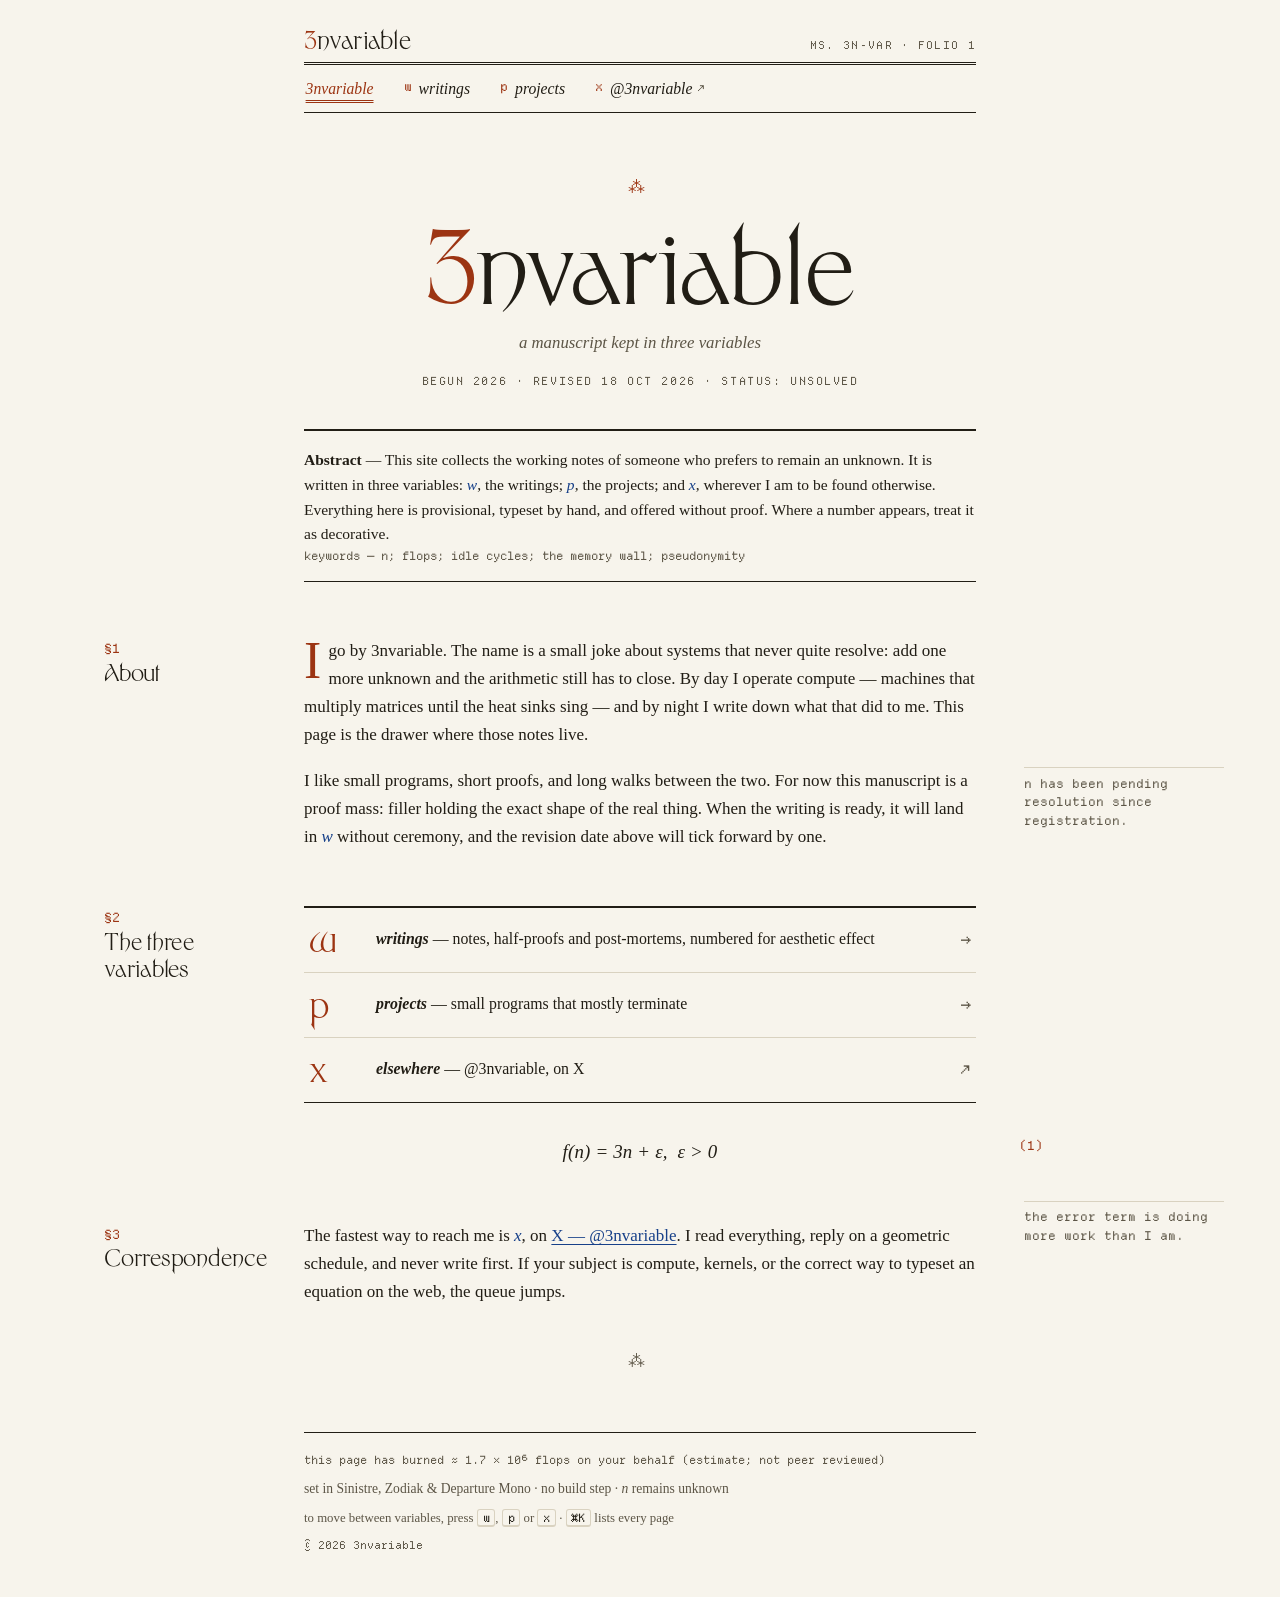
<file: index.html>
<!doctype html>
<html lang="en">
<head>
  <meta charset="utf-8">
  <meta name="viewport" content="width=device-width, initial-scale=1, viewport-fit=cover">
  <meta name="theme-color" content="#f7f4ec">
  <meta name="description" content="3nvariable — working notes of an anonymous operator of compute. A manuscript kept in three variables: writings, projects, and elsewhere.">
  <title>3nvariable — a manuscript in three variables</title>
  <link rel="icon" href="/assets/favicon.svg" type="image/svg+xml">
  <link rel="preload" href="/assets/fonts/Sinistre-Regular.woff2" as="font" type="font/woff2" crossorigin>
  <link rel="preload" href="/assets/fonts/DepartureMono-Regular.woff2" as="font" type="font/woff2" crossorigin>
  <link rel="preconnect" href="https://api.fontshare.com">
  <link rel="preconnect" href="https://cdn.fontshare.com" crossorigin>
  <link rel="stylesheet" href="https://api.fontshare.com/v2/css?f[]=zodiak@1,2&amp;display=swap">
  <link rel="stylesheet" href="/assets/style.css">
</head>
<body>
  <a class="skip" href="#content">skip the front matter →</a>

  <header class="masthead">
    <div class="masthead-top">
      <a class="brand" href="/"><span class="three">3</span>nvariable</a>
      <p class="running">ms. 3n-var · folio 1</p>
    </div>
    <nav class="nav" aria-label="Site">
      <a href="/" aria-current="page">3nvariable</a>
      <a href="/writings/"><span class="v">w</span> writings</a>
      <a href="/projects/"><span class="v">p</span> projects</a>
      <a href="https://x.com/3nvariable" target="_blank" rel="noopener noreferrer"><span class="v">x</span> @3nvariable<span class="ext" aria-hidden="true">↗</span><span class="sr-only"> (opens in a new tab)</span></a>
    </nav>
  </header>

  <main class="page" id="content">

    <div class="titleblock">
      <p class="fleuron" aria-hidden="true">⁂</p>
      <h1 class="tb-title"><span class="three">3</span>nvariable</h1>
      <p class="tb-sub">a manuscript kept in three variables</p>
      <p class="tb-date">begun 2026 · revised 18 oct 2026<span class="tb-status">status: unsolved</span></p>
    </div>

    <section class="abstract" aria-label="Abstract">
      <p><b>Abstract</b> — This site collects the working notes of someone who prefers to remain an unknown. It is written in three variables: <i>w</i>, the writings; <i>p</i>, the projects; and <i>x</i>, wherever I am to be found otherwise. Everything here is provisional, typeset by hand, and offered without proof. Where a number appears, treat it as decorative.</p>
      <p class="keywords">keywords — n; flops; idle cycles; the memory wall; pseudonymity</p>
    </section>

    <section>
      <h2 class="section"><span class="sig">§1</span>About</h2>
      <div class="prose">
        <p class="dropcap">I go by 3nvariable. The name is a small joke about systems that never quite resolve: add one more unknown and the arithmetic still has to close. By day I operate compute — machines that multiply matrices until the heat sinks sing — and by night I write down what that did to me. This page is the drawer where those notes live.</p>
        <aside class="note">n has been pending resolution since registration.</aside>
        <p>I like small programs, short proofs, and long walks between the two. For now this manuscript is a proof mass: filler holding the exact shape of the real thing. When the writing is ready, it will land in <i>w</i> without ceremony, and the revision date above will tick forward by one.</p>
      </div>
    </section>

    <section>
      <h2 class="section"><span class="sig">§2</span>The three variables</h2>
      <nav class="vars" aria-label="Sections of this site">
        <a class="var" href="/writings/">
          <span class="glyph" aria-hidden="true">w</span>
          <span class="def"><b>writings</b> — notes, half-proofs and post-mortems, numbered for aesthetic effect</span>
          <span class="go" aria-hidden="true">→</span>
        </a>
        <a class="var" href="/projects/">
          <span class="glyph" aria-hidden="true">p</span>
          <span class="def"><b>projects</b> — small programs that mostly terminate</span>
          <span class="go" aria-hidden="true">→</span>
        </a>
        <a class="var" href="https://x.com/3nvariable" target="_blank" rel="noopener noreferrer">
          <span class="glyph" aria-hidden="true">x</span>
          <span class="def"><b>elsewhere</b> — @3nvariable, on X<span class="sr-only"> (opens in a new tab)</span></span>
          <span class="go" aria-hidden="true">↗</span>
        </a>
      </nav>
      <div class="eq">
        <span class="math">f(n) = 3n + ε,&nbsp; ε &gt; 0</span>
        <span class="tag">(1)</span>
      </div>
      <aside class="note">the error term is doing more work than I am.</aside>
    </section>

    <section>
      <h2 class="section"><span class="sig">§3</span>Correspondence</h2>
      <div class="prose">
        <p>The fastest way to reach me is <i>x</i>, on <a href="https://x.com/3nvariable" target="_blank" rel="noopener noreferrer">X — @3nvariable<span class="sr-only"> (opens in a new tab)</span></a>. I read everything, reply on a geometric schedule, and never write first. If your subject is compute, kernels, or the correct way to typeset an equation on the web, the queue jumps.</p>
      </div>
      <p class="asterism" aria-hidden="true" style="margin-bottom: 0;">⁂</p>
    </section>

  </main>

  <footer class="colophon">
    <p class="flops" id="flops">this page has burned ≈ 0 flops on your behalf</p>
    <p>set in Sinistre, Zodiak &amp; Departure Mono · no build step · <i>n</i> remains unknown</p>
    <p class="keys">to move between variables, press <kbd>w</kbd>, <kbd>p</kbd> or <kbd>x</kbd> · <kbd>⌘K</kbd> lists every page</p>
    <p class="tiny">© 2026 3nvariable</p>
  </footer>

  <script src="/assets/main.js" defer></script>
</body>
</html>
</file>
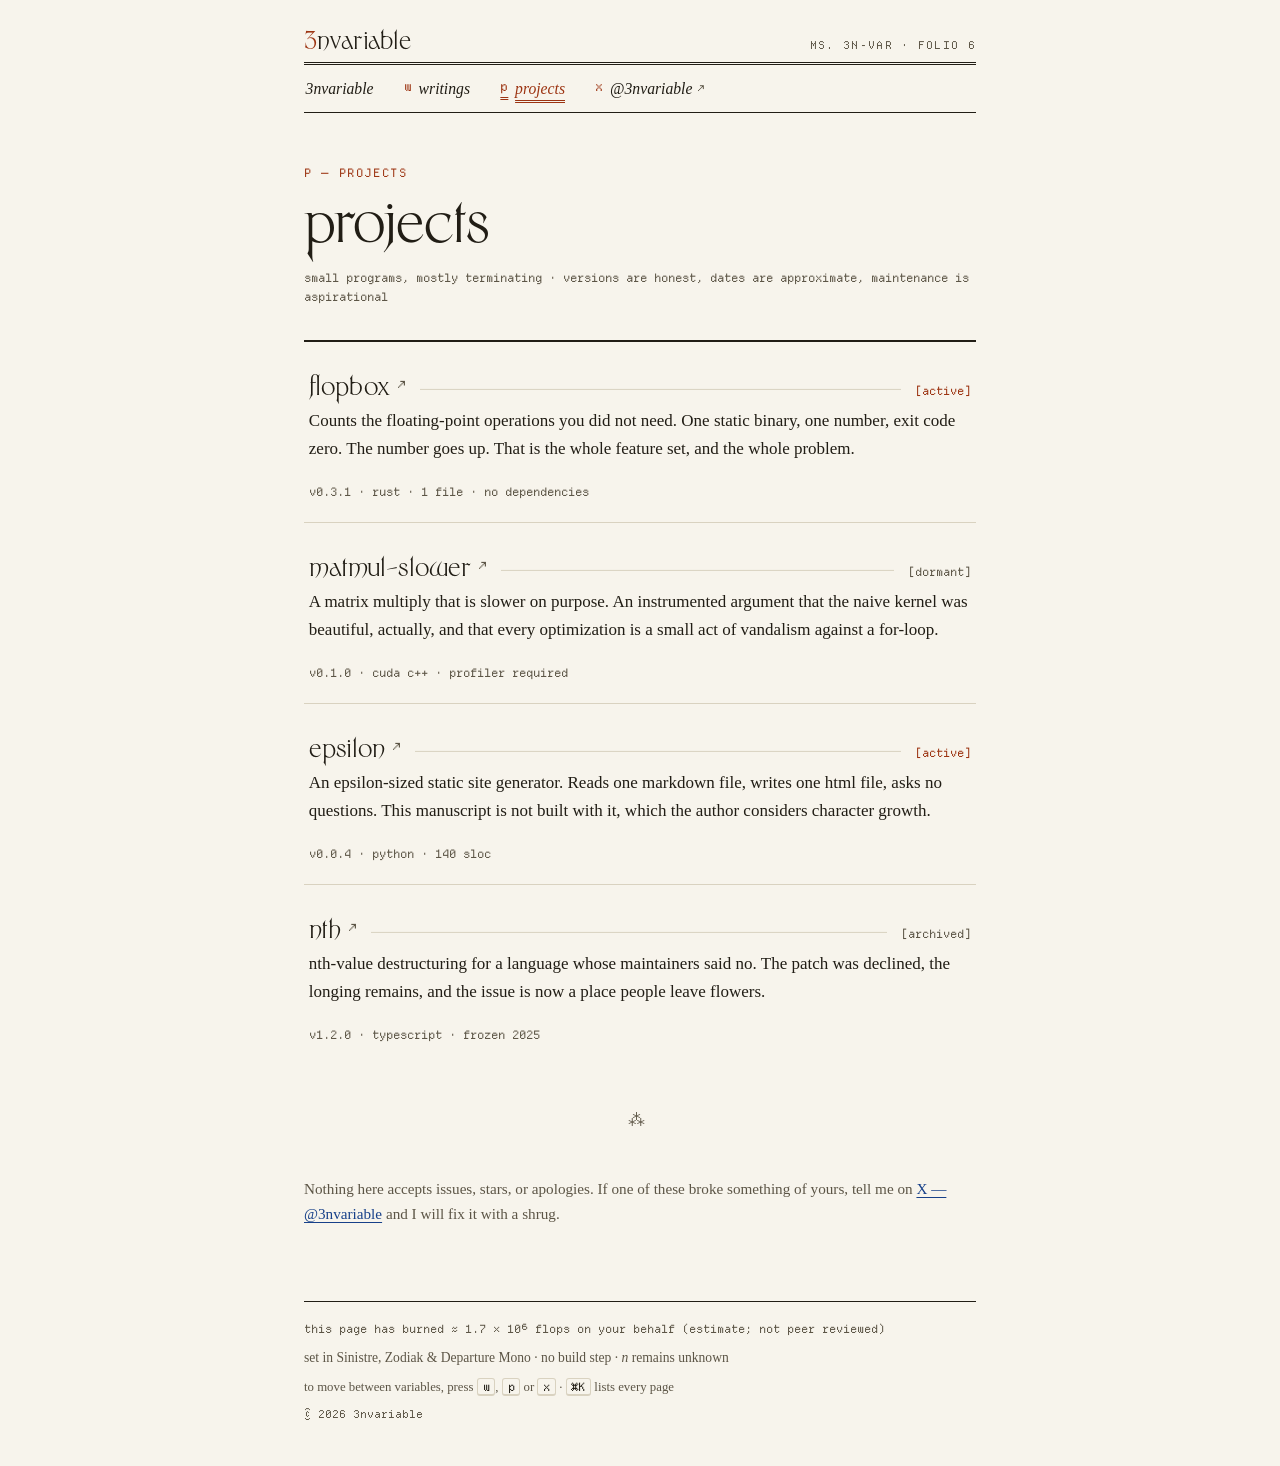
<file: projects/index.html>
<!doctype html>
<html lang="en">
<head>
  <meta charset="utf-8">
  <meta name="viewport" content="width=device-width, initial-scale=1, viewport-fit=cover">
  <meta name="theme-color" content="#f7f4ec">
  <meta name="description" content="Projects by 3nvariable — small programs that mostly terminate.">
  <title>projects — 3nvariable</title>
  <link rel="icon" href="/assets/favicon.svg" type="image/svg+xml">
  <link rel="preload" href="/assets/fonts/Sinistre-Regular.woff2" as="font" type="font/woff2" crossorigin>
  <link rel="preload" href="/assets/fonts/DepartureMono-Regular.woff2" as="font" type="font/woff2" crossorigin>
  <link rel="preconnect" href="https://api.fontshare.com">
  <link rel="preconnect" href="https://cdn.fontshare.com" crossorigin>
  <link rel="stylesheet" href="https://api.fontshare.com/v2/css?f[]=zodiak@1,2&amp;display=swap">
  <link rel="stylesheet" href="/assets/style.css">
</head>
<body>
  <a class="skip" href="#content">skip the front matter →</a>

  <header class="masthead">
    <div class="masthead-top">
      <a class="brand" href="/"><span class="three">3</span>nvariable</a>
      <p class="running">ms. 3n-var · folio 6</p>
    </div>
    <nav class="nav" aria-label="Site">
      <a href="/">3nvariable</a>
      <a href="/writings/"><span class="v">w</span> writings</a>
      <a href="/projects/" aria-current="page"><span class="v">p</span> projects</a>
      <a href="https://x.com/3nvariable" target="_blank" rel="noopener noreferrer"><span class="v">x</span> @3nvariable<span class="ext" aria-hidden="true">↗</span><span class="sr-only"> (opens in a new tab)</span></a>
    </nav>
  </header>

  <main class="page" id="content">

    <div class="art-head">
      <p class="kicker">p — projects</p>
      <h1 class="art-title">projects</h1>
      <p class="dateline">small programs, mostly terminating · versions are honest, dates are approximate, maintenance is aspirational</p>
    </div>

    <article class="proj">
      <header>
        <h3><a href="https://x.com/3nvariable" target="_blank" rel="noopener noreferrer">flopbox<span class="ext" aria-hidden="true"> ↗</span><span class="sr-only"> (opens in a new tab)</span></a></h3>
        <span class="status live">active</span>
      </header>
      <div class="prose"><p>Counts the floating-point operations you did not need. One static binary, one number, exit code zero. The number goes up. That is the whole feature set, and the whole problem.</p></div>
      <p class="meta">v0.3.1 · rust · 1 file · no dependencies</p>
    </article>

    <article class="proj">
      <header>
        <h3><a href="https://x.com/3nvariable" target="_blank" rel="noopener noreferrer">matmul-slower<span class="ext" aria-hidden="true"> ↗</span><span class="sr-only"> (opens in a new tab)</span></a></h3>
        <span class="status dormant">dormant</span>
      </header>
      <div class="prose"><p>A matrix multiply that is slower on purpose. An instrumented argument that the naive kernel was beautiful, actually, and that every optimization is a small act of vandalism against a for-loop.</p></div>
      <p class="meta">v0.1.0 · cuda c++ · profiler required</p>
    </article>

    <article class="proj">
      <header>
        <h3><a href="https://x.com/3nvariable" target="_blank" rel="noopener noreferrer">epsilon<span class="ext" aria-hidden="true"> ↗</span><span class="sr-only"> (opens in a new tab)</span></a></h3>
        <span class="status live">active</span>
      </header>
      <div class="prose"><p>An epsilon-sized static site generator. Reads one markdown file, writes one html file, asks no questions. This manuscript is not built with it, which the author considers character growth.</p></div>
      <p class="meta">v0.0.4 · python · 140 sloc</p>
    </article>

    <article class="proj">
      <header>
        <h3><a href="https://x.com/3nvariable" target="_blank" rel="noopener noreferrer">nth<span class="ext" aria-hidden="true"> ↗</span><span class="sr-only"> (opens in a new tab)</span></a></h3>
        <span class="status frozen">archived</span>
      </header>
      <div class="prose"><p>nth-value destructuring for a language whose maintainers said no. The patch was declined, the longing remains, and the issue is now a place people leave flowers.</p></div>
      <p class="meta">v1.2.0 · typescript · frozen 2025</p>
    </article>

    <p class="asterism" aria-hidden="true">⁂</p>

    <div class="prose">
      <p class="postscript">Nothing here accepts issues, stars, or apologies. If one of these broke something of yours, tell me on <a href="https://x.com/3nvariable" target="_blank" rel="noopener noreferrer">X — @3nvariable<span class="sr-only"> (opens in a new tab)</span></a> and I will fix it with a shrug.</p>
    </div>

  </main>

  <footer class="colophon">
    <p class="flops" id="flops">this page has burned ≈ 0 flops on your behalf</p>
    <p>set in Sinistre, Zodiak &amp; Departure Mono · no build step · <i>n</i> remains unknown</p>
    <p class="keys">to move between variables, press <kbd>w</kbd>, <kbd>p</kbd> or <kbd>x</kbd> · <kbd>⌘K</kbd> lists every page</p>
    <p class="tiny">© 2026 3nvariable</p>
  </footer>

  <script src="/assets/main.js" defer></script>
</body>
</html>
</file>
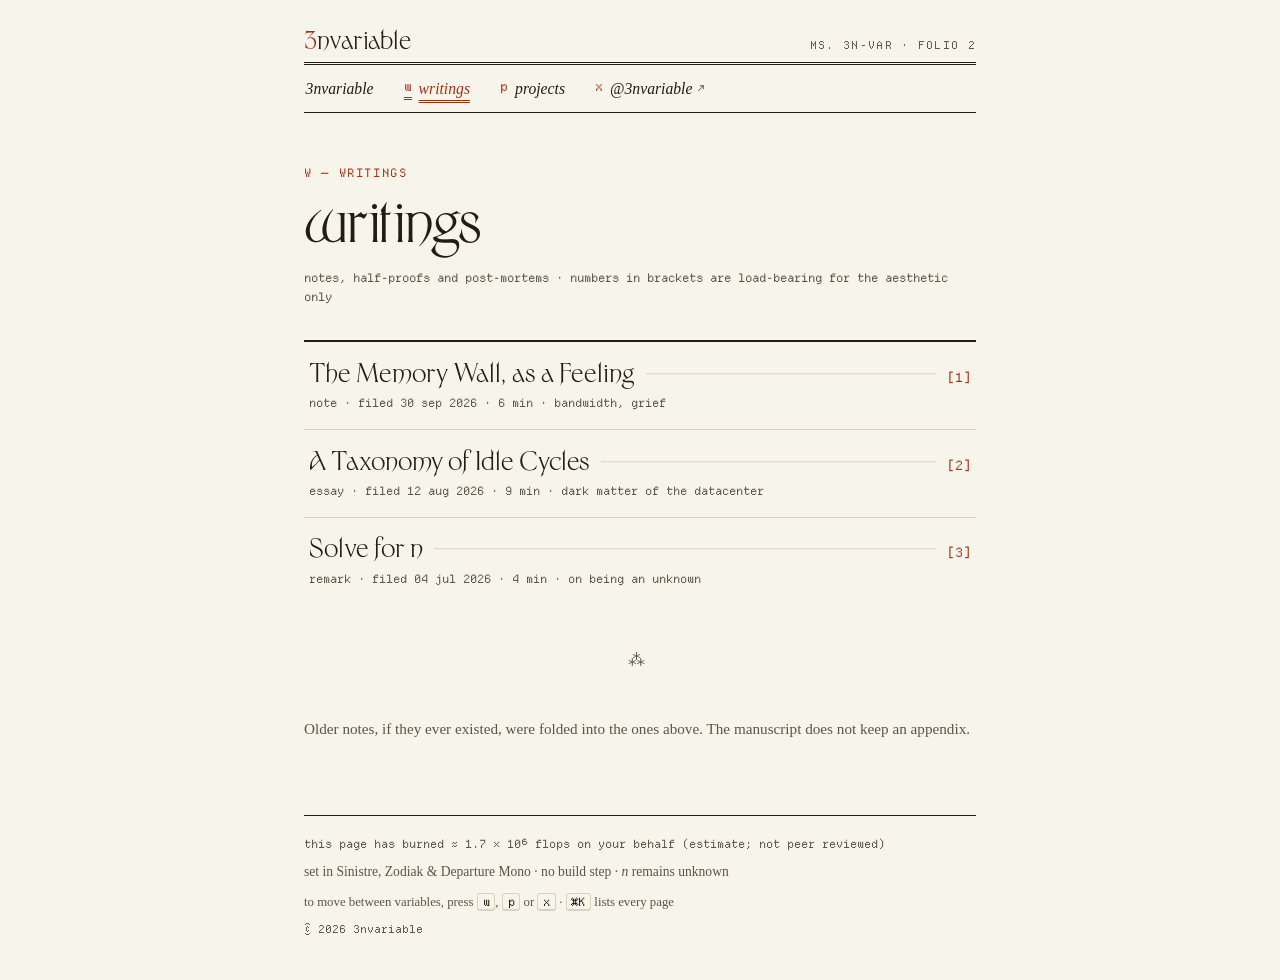
<file: writings/index.html>
<!doctype html>
<html lang="en">
<head>
  <meta charset="utf-8">
  <meta name="viewport" content="width=device-width, initial-scale=1, viewport-fit=cover">
  <meta name="theme-color" content="#f7f4ec">
  <meta name="description" content="Writings by 3nvariable — notes, half-proofs and post-mortems.">
  <title>writings — 3nvariable</title>
  <link rel="icon" href="/assets/favicon.svg" type="image/svg+xml">
  <link rel="preload" href="/assets/fonts/Sinistre-Regular.woff2" as="font" type="font/woff2" crossorigin>
  <link rel="preload" href="/assets/fonts/DepartureMono-Regular.woff2" as="font" type="font/woff2" crossorigin>
  <link rel="preconnect" href="https://api.fontshare.com">
  <link rel="preconnect" href="https://cdn.fontshare.com" crossorigin>
  <link rel="stylesheet" href="https://api.fontshare.com/v2/css?f[]=zodiak@1,2&amp;display=swap">
  <link rel="stylesheet" href="/assets/style.css">
</head>
<body>
  <a class="skip" href="#content">skip the front matter →</a>

  <header class="masthead">
    <div class="masthead-top">
      <a class="brand" href="/"><span class="three">3</span>nvariable</a>
      <p class="running">ms. 3n-var · folio 2</p>
    </div>
    <nav class="nav" aria-label="Site">
      <a href="/">3nvariable</a>
      <a href="/writings/" aria-current="page"><span class="v">w</span> writings</a>
      <a href="/projects/"><span class="v">p</span> projects</a>
      <a href="https://x.com/3nvariable" target="_blank" rel="noopener noreferrer"><span class="v">x</span> @3nvariable<span class="ext" aria-hidden="true">↗</span><span class="sr-only"> (opens in a new tab)</span></a>
    </nav>
  </header>

  <main class="page" id="content">

    <div class="art-head">
      <p class="kicker">w — writings</p>
      <h1 class="art-title">writings</h1>
      <p class="dateline">notes, half-proofs and post-mortems · numbers in brackets are load-bearing for the aesthetic only</p>
    </div>

    <ul class="index">
      <li>
        <a class="row" href="/writings/the-memory-wall-as-a-feeling/">
          <span class="idx" aria-hidden="true">[1]</span>
          <span>
            <span class="entry-title" data-n="[1]"><span class="t">The Memory Wall, as a Feeling</span><span class="lead" aria-hidden="true"></span></span>
            <span class="entry-meta">note · filed 30 sep 2026 · 6 min · bandwidth, grief</span>
          </span>
        </a>
      </li>
      <li>
        <a class="row" href="/writings/a-taxonomy-of-idle-cycles/">
          <span class="idx" aria-hidden="true">[2]</span>
          <span>
            <span class="entry-title" data-n="[2]"><span class="t">A Taxonomy of Idle Cycles</span><span class="lead" aria-hidden="true"></span></span>
            <span class="entry-meta">essay · filed 12 aug 2026 · 9 min · dark matter of the datacenter</span>
          </span>
        </a>
      </li>
      <li>
        <a class="row" href="/writings/solve-for-n/">
          <span class="idx" aria-hidden="true">[3]</span>
          <span>
            <span class="entry-title" data-n="[3]"><span class="t">Solve for n</span><span class="lead" aria-hidden="true"></span></span>
            <span class="entry-meta">remark · filed 04 jul 2026 · 4 min · on being an unknown</span>
          </span>
        </a>
      </li>
    </ul>

    <p class="asterism" aria-hidden="true">⁂</p>

    <div class="prose">
      <p class="postscript">Older notes, if they ever existed, were folded into the ones above. The manuscript does not keep an appendix.</p>
    </div>

  </main>

  <footer class="colophon">
    <p class="flops" id="flops">this page has burned ≈ 0 flops on your behalf</p>
    <p>set in Sinistre, Zodiak &amp; Departure Mono · no build step · <i>n</i> remains unknown</p>
    <p class="keys">to move between variables, press <kbd>w</kbd>, <kbd>p</kbd> or <kbd>x</kbd> · <kbd>⌘K</kbd> lists every page</p>
    <p class="tiny">© 2026 3nvariable</p>
  </footer>

  <script src="/assets/main.js" defer></script>
</body>
</html>
</file>
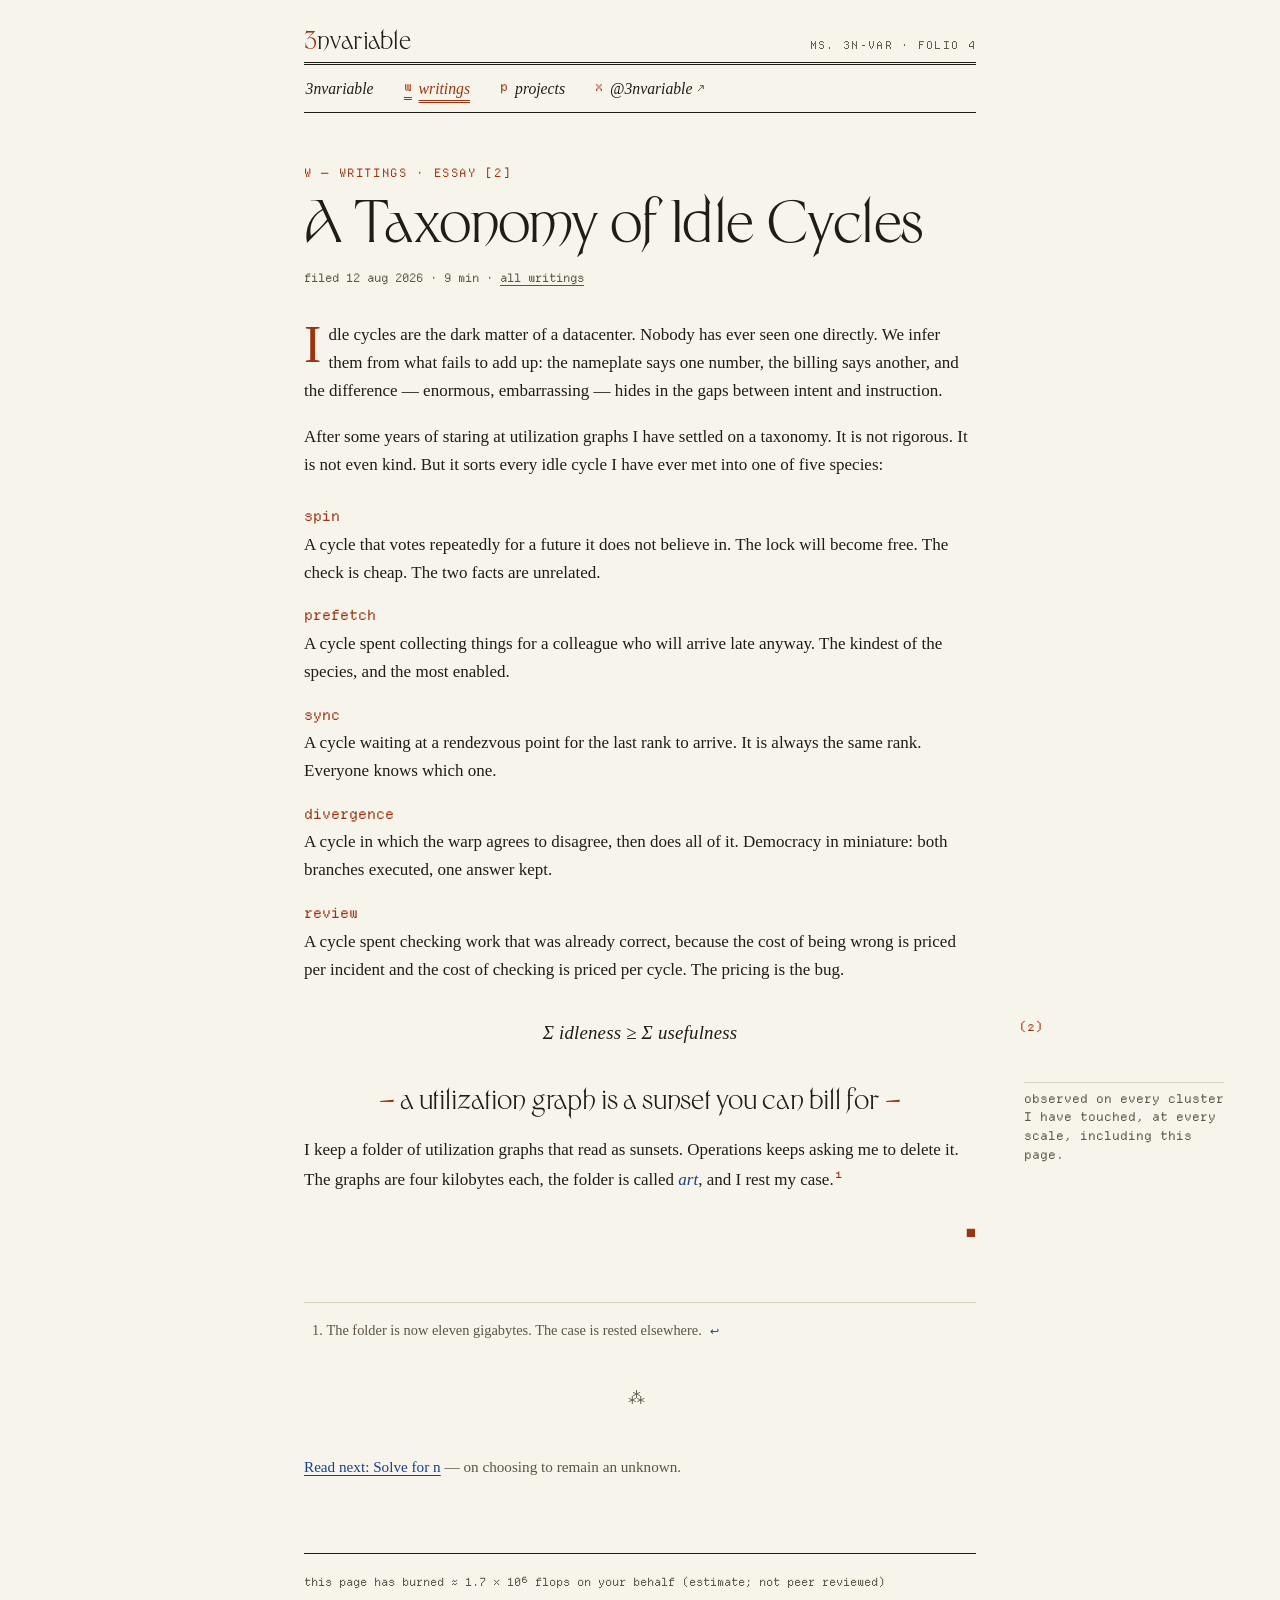
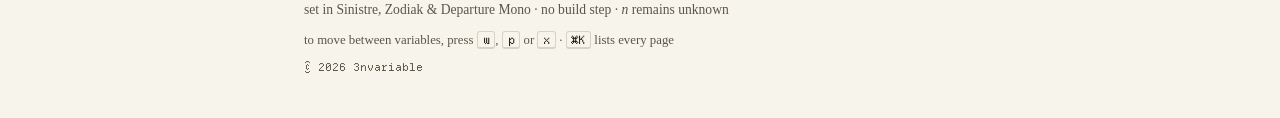
<file: writings/a-taxonomy-of-idle-cycles/index.html>
<!doctype html>
<html lang="en">
<head>
  <meta charset="utf-8">
  <meta name="viewport" content="width=device-width, initial-scale=1, viewport-fit=cover">
  <meta name="theme-color" content="#f7f4ec">
  <meta name="description" content="Idle cycles are the dark matter of a datacenter. An essay by 3nvariable.">
  <title>A Taxonomy of Idle Cycles — 3nvariable</title>
  <link rel="icon" href="/assets/favicon.svg" type="image/svg+xml">
  <link rel="preload" href="/assets/fonts/Sinistre-Regular.woff2" as="font" type="font/woff2" crossorigin>
  <link rel="preload" href="/assets/fonts/DepartureMono-Regular.woff2" as="font" type="font/woff2" crossorigin>
  <link rel="preconnect" href="https://api.fontshare.com">
  <link rel="preconnect" href="https://cdn.fontshare.com" crossorigin>
  <link rel="stylesheet" href="https://api.fontshare.com/v2/css?f[]=zodiak@1,2&amp;display=swap">
  <link rel="stylesheet" href="/assets/style.css">
</head>
<body>
  <a class="skip" href="#content">skip the front matter →</a>

  <header class="masthead">
    <div class="masthead-top">
      <a class="brand" href="/"><span class="three">3</span>nvariable</a>
      <p class="running">ms. 3n-var · folio 4</p>
    </div>
    <nav class="nav" aria-label="Site">
      <a href="/">3nvariable</a>
      <a href="/writings/" aria-current="page"><span class="v">w</span> writings</a>
      <a href="/projects/"><span class="v">p</span> projects</a>
      <a href="https://x.com/3nvariable" target="_blank" rel="noopener noreferrer"><span class="v">x</span> @3nvariable<span class="ext" aria-hidden="true">↗</span><span class="sr-only"> (opens in a new tab)</span></a>
    </nav>
  </header>

  <main class="page" id="content">

    <div class="art-head">
      <p class="kicker">w — writings · essay [2]</p>
      <h1 class="art-title">A Taxonomy of Idle Cycles</h1>
      <p class="dateline">filed 12 aug 2026 · 9 min · <a href="/writings/">all writings</a></p>
    </div>

    <div class="prose">
      <p class="dropcap">Idle cycles are the dark matter of a datacenter. Nobody has ever seen one directly. We infer them from what fails to add up: the nameplate says one number, the billing says another, and the difference — enormous, embarrassing — hides in the gaps between intent and instruction.</p>

      <p>After some years of staring at utilization graphs I have settled on a taxonomy. It is not rigorous. It is not even kind. But it sorts every idle cycle I have ever met into one of five species:</p>

      <dl class="taxonomy">
        <dt>spin</dt>
        <dd>A cycle that votes repeatedly for a future it does not believe in. The lock will become free. The check is cheap. The two facts are unrelated.</dd>
        <dt>prefetch</dt>
        <dd>A cycle spent collecting things for a colleague who will arrive late anyway. The kindest of the species, and the most enabled.</dd>
        <dt>sync</dt>
        <dd>A cycle waiting at a rendezvous point for the last rank to arrive. It is always the same rank. Everyone knows which one.</dd>
        <dt>divergence</dt>
        <dd>A cycle in which the warp agrees to disagree, then does all of it. Democracy in miniature: both branches executed, one answer kept.</dd>
        <dt>review</dt>
        <dd>A cycle spent checking work that was already correct, because the cost of being wrong is priced per incident and the cost of checking is priced per cycle. The pricing is the bug.</dd>
      </dl>

      <div class="eq">
        <span class="math">Σ idleness ≥ Σ usefulness</span>
        <span class="tag">(2)</span>
      </div>
      <aside class="note">observed on every cluster I have touched, at every scale, including this page.</aside>

      <p class="pull"><span class="mark">—</span> a utilization graph is a sunset you can bill for <span class="mark">—</span></p>

      <p>I keep a folder of utilization graphs that read as sunsets. Operations keeps asking me to delete it. The graphs are four kilobytes each, the folder is called <i>art</i>, and I rest my case.<sup class="fnref" id="fnref-1"><a href="#fn-1" aria-describedby="fn-1">1</a></sup></p>

      <span class="qed" aria-hidden="true">■</span>
    </div>

    <section class="footnotes" aria-label="Footnotes">
      <ol>
        <li id="fn-1">The folder is now eleven gigabytes. The case is rested elsewhere. <a class="back" href="#fnref-1" aria-label="Back to reference 1">↩</a></li>
      </ol>
    </section>

    <p class="asterism" aria-hidden="true">⁂</p>

    <div class="prose">
      <p class="postscript"><a href="/writings/solve-for-n/">Read next: Solve for n</a> — on choosing to remain an unknown.</p>
    </div>

  </main>

  <footer class="colophon">
    <p class="flops" id="flops">this page has burned ≈ 0 flops on your behalf</p>
    <p>set in Sinistre, Zodiak &amp; Departure Mono · no build step · <i>n</i> remains unknown</p>
    <p class="keys">to move between variables, press <kbd>w</kbd>, <kbd>p</kbd> or <kbd>x</kbd> · <kbd>⌘K</kbd> lists every page</p>
    <p class="tiny">© 2026 3nvariable</p>
  </footer>

  <script src="/assets/main.js" defer></script>
</body>
</html>
</file>
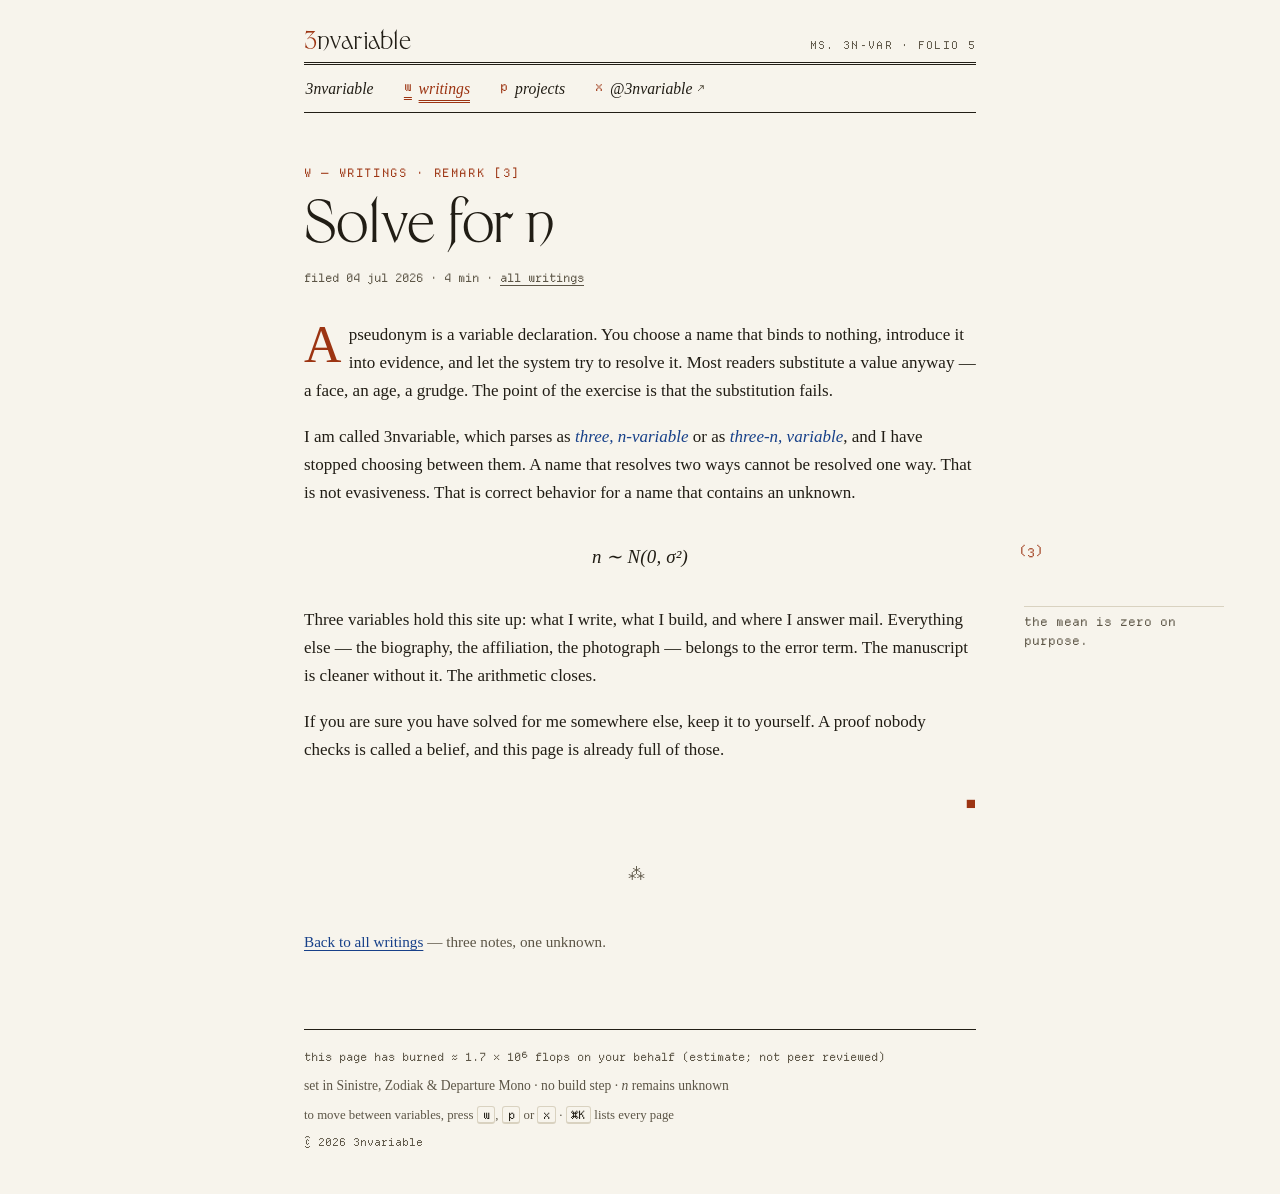
<file: writings/solve-for-n/index.html>
<!doctype html>
<html lang="en">
<head>
  <meta charset="utf-8">
  <meta name="viewport" content="width=device-width, initial-scale=1, viewport-fit=cover">
  <meta name="theme-color" content="#f7f4ec">
  <meta name="description" content="A pseudonym is a variable declaration. A remark by 3nvariable.">
  <title>Solve for n — 3nvariable</title>
  <link rel="icon" href="/assets/favicon.svg" type="image/svg+xml">
  <link rel="preload" href="/assets/fonts/Sinistre-Regular.woff2" as="font" type="font/woff2" crossorigin>
  <link rel="preload" href="/assets/fonts/DepartureMono-Regular.woff2" as="font" type="font/woff2" crossorigin>
  <link rel="preconnect" href="https://api.fontshare.com">
  <link rel="preconnect" href="https://cdn.fontshare.com" crossorigin>
  <link rel="stylesheet" href="https://api.fontshare.com/v2/css?f[]=zodiak@1,2&amp;display=swap">
  <link rel="stylesheet" href="/assets/style.css">
</head>
<body>
  <a class="skip" href="#content">skip the front matter →</a>

  <header class="masthead">
    <div class="masthead-top">
      <a class="brand" href="/"><span class="three">3</span>nvariable</a>
      <p class="running">ms. 3n-var · folio 5</p>
    </div>
    <nav class="nav" aria-label="Site">
      <a href="/">3nvariable</a>
      <a href="/writings/" aria-current="page"><span class="v">w</span> writings</a>
      <a href="/projects/"><span class="v">p</span> projects</a>
      <a href="https://x.com/3nvariable" target="_blank" rel="noopener noreferrer"><span class="v">x</span> @3nvariable<span class="ext" aria-hidden="true">↗</span><span class="sr-only"> (opens in a new tab)</span></a>
    </nav>
  </header>

  <main class="page" id="content">

    <div class="art-head">
      <p class="kicker">w — writings · remark [3]</p>
      <h1 class="art-title">Solve for n</h1>
      <p class="dateline">filed 04 jul 2026 · 4 min · <a href="/writings/">all writings</a></p>
    </div>

    <div class="prose">
      <p class="dropcap">A pseudonym is a variable declaration. You choose a name that binds to nothing, introduce it into evidence, and let the system try to resolve it. Most readers substitute a value anyway — a face, an age, a grudge. The point of the exercise is that the substitution fails.</p>

      <p>I am called 3nvariable, which parses as <i>three, n-variable</i> or as <i>three-n, variable</i>, and I have stopped choosing between them. A name that resolves two ways cannot be resolved one way. That is not evasiveness. That is correct behavior for a name that contains an unknown.</p>

      <div class="eq">
        <span class="math">n ∼ N(0, σ²)</span>
        <span class="tag">(3)</span>
      </div>
      <aside class="note">the mean is zero on purpose.</aside>

      <p>Three variables hold this site up: what I write, what I build, and where I answer mail. Everything else — the biography, the affiliation, the photograph — belongs to the error term. The manuscript is cleaner without it. The arithmetic closes.</p>

      <p>If you are sure you have solved for me somewhere else, keep it to yourself. A proof nobody checks is called a belief, and this page is already full of those.</p>

      <span class="qed" aria-hidden="true">■</span>
    </div>

    <p class="asterism" aria-hidden="true">⁂</p>

    <div class="prose">
      <p class="postscript"><a href="/writings/">Back to all writings</a> — three notes, one unknown.</p>
    </div>

  </main>

  <footer class="colophon">
    <p class="flops" id="flops">this page has burned ≈ 0 flops on your behalf</p>
    <p>set in Sinistre, Zodiak &amp; Departure Mono · no build step · <i>n</i> remains unknown</p>
    <p class="keys">to move between variables, press <kbd>w</kbd>, <kbd>p</kbd> or <kbd>x</kbd> · <kbd>⌘K</kbd> lists every page</p>
    <p class="tiny">© 2026 3nvariable</p>
  </footer>

  <script src="/assets/main.js" defer></script>
</body>
</html>
</file>
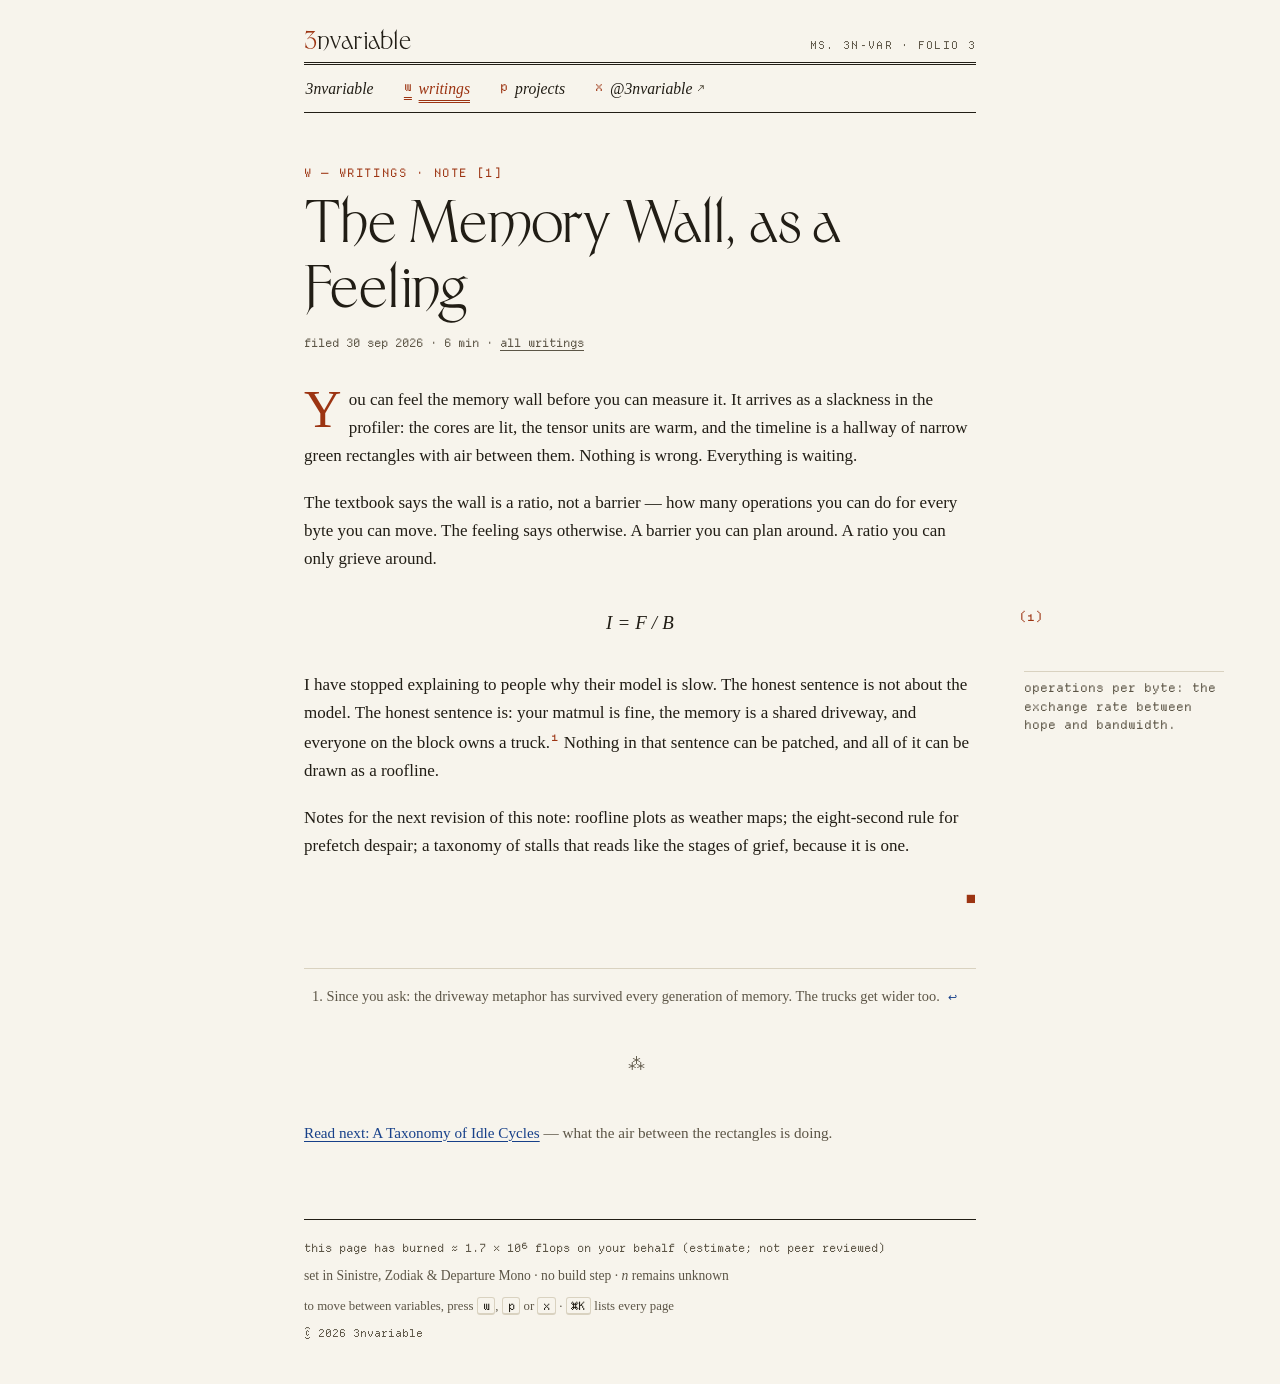
<file: writings/the-memory-wall-as-a-feeling/index.html>
<!doctype html>
<html lang="en">
<head>
  <meta charset="utf-8">
  <meta name="viewport" content="width=device-width, initial-scale=1, viewport-fit=cover">
  <meta name="theme-color" content="#f7f4ec">
  <meta name="description" content="You can feel the memory wall before you can measure it. A note by 3nvariable.">
  <title>The Memory Wall, as a Feeling — 3nvariable</title>
  <link rel="icon" href="/assets/favicon.svg" type="image/svg+xml">
  <link rel="preload" href="/assets/fonts/Sinistre-Regular.woff2" as="font" type="font/woff2" crossorigin>
  <link rel="preload" href="/assets/fonts/DepartureMono-Regular.woff2" as="font" type="font/woff2" crossorigin>
  <link rel="preconnect" href="https://api.fontshare.com">
  <link rel="preconnect" href="https://cdn.fontshare.com" crossorigin>
  <link rel="stylesheet" href="https://api.fontshare.com/v2/css?f[]=zodiak@1,2&amp;display=swap">
  <link rel="stylesheet" href="/assets/style.css">
</head>
<body>
  <a class="skip" href="#content">skip the front matter →</a>

  <header class="masthead">
    <div class="masthead-top">
      <a class="brand" href="/"><span class="three">3</span>nvariable</a>
      <p class="running">ms. 3n-var · folio 3</p>
    </div>
    <nav class="nav" aria-label="Site">
      <a href="/">3nvariable</a>
      <a href="/writings/" aria-current="page"><span class="v">w</span> writings</a>
      <a href="/projects/"><span class="v">p</span> projects</a>
      <a href="https://x.com/3nvariable" target="_blank" rel="noopener noreferrer"><span class="v">x</span> @3nvariable<span class="ext" aria-hidden="true">↗</span><span class="sr-only"> (opens in a new tab)</span></a>
    </nav>
  </header>

  <main class="page" id="content">

    <div class="art-head">
      <p class="kicker">w — writings · note [1]</p>
      <h1 class="art-title">The Memory Wall, as a Feeling</h1>
      <p class="dateline">filed 30 sep 2026 · 6 min · <a href="/writings/">all writings</a></p>
    </div>

    <div class="prose">
      <p class="dropcap">You can feel the memory wall before you can measure it. It arrives as a slackness in the profiler: the cores are lit, the tensor units are warm, and the timeline is a hallway of narrow green rectangles with air between them. Nothing is wrong. Everything is waiting.</p>

      <p>The textbook says the wall is a ratio, not a barrier — how many operations you can do for every byte you can move. The feeling says otherwise. A barrier you can plan around. A ratio you can only grieve around.</p>

      <div class="eq">
        <span class="math">I = F / B</span>
        <span class="tag">(1)</span>
      </div>
      <aside class="note">operations per byte: the exchange rate between hope and bandwidth.</aside>

      <p>I have stopped explaining to people why their model is slow. The honest sentence is not about the model. The honest sentence is: your matmul is fine, the memory is a shared driveway, and everyone on the block owns a truck.<sup class="fnref" id="fnref-1"><a href="#fn-1" aria-describedby="fn-1">1</a></sup> Nothing in that sentence can be patched, and all of it can be drawn as a roofline.</p>

      <p>Notes for the next revision of this note: roofline plots as weather maps; the eight-second rule for prefetch despair; a taxonomy of stalls that reads like the stages of grief, because it is one.</p>

      <span class="qed" aria-hidden="true">■</span>
    </div>

    <section class="footnotes" aria-label="Footnotes">
      <ol>
        <li id="fn-1">Since you ask: the driveway metaphor has survived every generation of memory. The trucks get wider too. <a class="back" href="#fnref-1" aria-label="Back to reference 1">↩</a></li>
      </ol>
    </section>

    <p class="asterism" aria-hidden="true">⁂</p>

    <div class="prose">
      <p class="postscript"><a href="/writings/a-taxonomy-of-idle-cycles/">Read next: A Taxonomy of Idle Cycles</a> — what the air between the rectangles is doing.</p>
    </div>

  </main>

  <footer class="colophon">
    <p class="flops" id="flops">this page has burned ≈ 0 flops on your behalf</p>
    <p>set in Sinistre, Zodiak &amp; Departure Mono · no build step · <i>n</i> remains unknown</p>
    <p class="keys">to move between variables, press <kbd>w</kbd>, <kbd>p</kbd> or <kbd>x</kbd> · <kbd>⌘K</kbd> lists every page</p>
    <p class="tiny">© 2026 3nvariable</p>
  </footer>

  <script src="/assets/main.js" defer></script>
</body>
</html>
</file>
<file: assets/style.css>
/* 3nvariable — a manuscript in three variables.
   Paper, ink, one red pencil. Titles in Sinistre (Collletttivo, OFL), text in Zodiak
   (Fontshare, loaded from Fontshare's CDN), notes in Departure Mono (Helena Zhang, OFL). */

@font-face { font-family: "Sinistre"; src: url("/assets/fonts/Sinistre-Regular.woff2") format("woff2"); font-weight: 400; font-display: swap; }
@font-face { font-family: "Departure Mono"; src: url("/assets/fonts/DepartureMono-Regular.woff2") format("woff2"); font-weight: 400; font-display: swap; }

:root {
  --paper: #f7f4ec;
  --ink: #211d15;
  --muted: #5c5546;
  --red: #9c3412;
  --blue: #174089;
  --rule: #d9d2c0;
  --wash: #efe9db;
  --serif: "Zodiak", "Iowan Old Style", Palatino, Georgia, serif;
  --display: "Sinistre", "Zodiak", Georgia, serif;
  --mono: "Departure Mono", ui-monospace, "SF Mono", Menlo, Consolas, monospace;
  --measure: 42rem;
  color-scheme: light;
}

* { box-sizing: border-box; }

html {
  background: var(--paper);
  -webkit-text-size-adjust: 100%;
  scroll-behavior: smooth;
}

@media (prefers-reduced-motion: reduce) {
  html { scroll-behavior: auto; }
}

body {
  margin: 0;
  font-family: var(--serif);
  font-size: 1.0625rem;
  line-height: 1.65;
  color: var(--ink);
  display: flex;
  flex-direction: column;
  min-height: 100vh;
  padding-left: max(1.25rem, env(safe-area-inset-left));
  padding-right: max(1.25rem, env(safe-area-inset-right));
}

::selection { background: var(--red); color: var(--paper); }

a { color: var(--blue); text-underline-offset: 3px; }
a:hover { color: var(--red); }

:focus-visible { outline: 2px solid var(--blue); outline-offset: 2px; }

.sr-only {
  position: absolute; width: 1px; height: 1px;
  padding: 0; margin: -1px; overflow: hidden;
  clip: rect(0 0 0 0); white-space: nowrap; border: 0;
}

.skip {
  position: absolute; left: 0; top: -3rem;
  font-family: var(--mono); font-size: .8rem;
  background: var(--ink); color: var(--paper);
  padding: .6rem 1rem; z-index: 10; text-decoration: none;
}
.skip:focus { top: 0; left: 0; color: var(--paper); }

/* ---- masthead: running head + nav ------------------------------- */

.masthead { max-width: var(--measure); margin: 1.75rem auto 0; width: 100%; }

.masthead-top {
  display: flex; justify-content: space-between; align-items: baseline;
  gap: 1rem; flex-wrap: wrap;
  border-bottom: 3px double var(--ink);
  padding-bottom: .45rem;
}

.brand {
  font-family: var(--display); font-size: 1.55rem; font-weight: 400; line-height: 1;
  color: var(--ink); text-decoration: none;
}
.brand .three { color: var(--red); }
.brand:hover { color: var(--ink); text-decoration: underline; text-decoration-style: double; text-underline-offset: 5px; }

.running {
  margin: 0; text-align: right;
  font-family: var(--mono); font-size: .68rem;
  letter-spacing: .12em; text-transform: uppercase;
  color: var(--muted);
}

.nav {
  display: flex; flex-wrap: wrap; column-gap: 1.7rem;
  border-bottom: 1px solid var(--ink);
  padding: .1rem 0;
}

.nav a {
  display: inline-flex; align-items: center;
  min-height: 44px;
  color: var(--ink); text-decoration: none;
  font-style: italic; font-size: .98rem;
  padding-inline: .1rem;
}

.nav a .v {
  font-family: var(--mono); font-style: normal;
  font-size: .78rem; color: var(--red);
  margin-right: .42rem; transform: translateY(-1px);
}

.nav a:hover { color: var(--blue); }
.nav a:hover .v { color: var(--blue); }

.nav a[aria-current="page"] {
  color: var(--red);
  text-decoration-line: underline;
  text-decoration-style: double;
  text-decoration-thickness: 1px;
  text-underline-offset: 6px;
}

.nav .ext { font-family: var(--mono); font-style: normal; font-size: .68em; margin-left: .32rem; color: var(--muted); }

/* ---- page frame -------------------------------------------------- */

.page {
  max-width: var(--measure); margin-inline: auto; width: 100%;
  padding: .5rem 0 3.5rem;
  position: relative;
  flex: 1;
}

/* ---- home: title block ------------------------------------------- */

.titleblock { text-align: center; margin: 3.2rem 0 0; }

.fleuron { color: var(--red); font-size: 1.05rem; letter-spacing: .4em; margin: 0 0 1.2rem; }

.tb-title {
  font-family: var(--display);
  font-size: clamp(3.6rem, 15vw, 6.4rem);
  font-weight: 400;
  letter-spacing: -.01em; line-height: .95;
  margin: 0;
}
.tb-title .three { color: var(--red); }

.tb-sub { font-style: italic; color: var(--muted); font-size: 1.05rem; margin: .75rem 0 0; }

.tb-date {
  font-family: var(--mono); font-size: .7rem;
  text-transform: uppercase; letter-spacing: .14em;
  color: var(--muted); margin: 1rem 0 0;
}
.tb-status::before { content: " · "; }
@media (max-width: 480px) {
  .tb-status { display: block; margin-top: .35rem; }
  .tb-status::before { content: none; }
}

/* ---- abstract ----------------------------------------------------- */

.abstract {
  border-top: 2px solid var(--ink);
  border-bottom: 1px solid var(--ink);
  margin: 2.4rem 0 0; padding: 1.05rem 0 .95rem;
  font-size: .97rem; line-height: 1.6;
}
.abstract p { margin: 0; }
.keywords {
  font-family: var(--mono); font-size: .73rem;
  color: var(--muted); margin: .75rem 0 0;
}

/* ---- sections & prose --------------------------------------------- */

h2.section {
  font-family: var(--display); font-size: 1.75rem; font-weight: 400;
  margin: 2.8rem 0 1rem; letter-spacing: -.01em;
}
h2.section .sig { font-family: var(--serif); font-size: .7em; color: var(--red); margin-right: .55rem; }

.prose p { margin: 0 0 1.15rem; }

/* old-style figures for the text face only: Departure Mono's would shrink "1" and "0" */
.prose, .abstract p, .footnotes, .colophon p:not(.flops):not(.tiny) { font-feature-settings: "onum" 1; }

.dropcap::first-letter {
  float: left;
  font-size: 3.05em; line-height: .82;
  padding: .06em .14em 0 0;
  font-weight: 500;
  color: var(--red);
}

/* ---- the three variables ------------------------------------------ */

.vars { border-top: 2px solid var(--ink); border-bottom: 1px solid var(--ink); margin: 1.6rem 0; }

.var {
  display: grid; grid-template-columns: 3.1rem 1fr auto;
  align-items: center; gap: 1.1rem;
  padding: .85rem .3rem;
  min-height: 58px;
  text-decoration: none; color: var(--ink);
  border-top: 1px solid var(--rule);
}
.var:first-child { border-top: 0; }

.var .glyph { font-family: var(--display); font-size: 2.3rem; font-weight: 400; color: var(--red); line-height: 1; }

.var .def { line-height: 1.45; font-size: .99rem; }
.var .def b { font-style: italic; font-weight: 600; }

.var .go { font-family: var(--mono); font-size: .95rem; color: var(--muted); }

.var:hover .def b, .var:focus-visible .def b { color: var(--blue); text-decoration: underline; text-underline-offset: 3px; }
.var:hover .go, .var:focus-visible .go { color: var(--red); }

@media (max-width: 480px) {
  .var { grid-template-columns: 2.4rem 1fr; gap: .8rem; }
  .var .glyph { font-size: 1.6rem; }
  .var .go { display: none; }
}

/* ---- equations & margin notes -------------------------------------- */

.eq {
  display: flex; justify-content: center; align-items: baseline;
  gap: .9rem; margin: 2.1rem 0; position: relative;
}
.eq .math { font-style: italic; font-size: 1.18rem; letter-spacing: .01em; }
.eq .math sup, .eq .math sub { font-style: normal; }
.eq .tag { font-family: var(--mono); font-size: .78rem; color: var(--red); }

.note {
  font-family: var(--mono); font-size: .76rem; line-height: 1.55;
  color: var(--muted);
  border-left: 2px solid var(--red);
  padding-left: .8rem; margin: 1.2rem 0;
}

@media (min-width: 1200px) {
  .eq .tag { position: absolute; right: -4.2rem; }
  .note {
    position: absolute; right: -15.5rem; width: 12.5rem;
    border-left: 0; border-top: 1px solid var(--rule);
    padding: .4rem 0 0; margin: 0;
  }
}

/* ---- writings index ------------------------------------------------ */

ul.index { list-style: none; margin: 1.8rem 0; padding: 0; }
ul.index li { border-top: 1px solid var(--rule); }
ul.index li:first-child { border-top: 2px solid var(--ink); }

a.row {
  display: grid; grid-template-columns: 3.4rem 1fr;
  gap: 1rem; padding: 1.05rem .3rem;
  min-height: 58px; text-decoration: none; color: var(--ink);
}
.idx { font-family: var(--mono); font-size: .82rem; color: var(--red); padding-top: .35rem; }
.entry-title { font-family: var(--display); font-size: 1.6rem; line-height: 1.15; }
.entry-meta { display: block; font-family: var(--mono); font-size: .72rem; color: var(--muted); margin-top: .3rem; }

a.row:hover .entry-title, a.row:focus-visible .entry-title { color: var(--blue); }

@media (max-width: 480px) {
  a.row { grid-template-columns: 2.6rem 1fr; gap: .7rem; }
}

/* ---- articles ------------------------------------------------------ */

.art-head { margin: 2.6rem 0 2.1rem; }
.art-title {
  font-family: var(--display);
  font-size: clamp(2.5rem, 8vw, 3.6rem);
  font-weight: 400;
  line-height: 1.14; letter-spacing: -.01em;
  margin: .4rem 0 .85rem;
}
.kicker {
  font-family: var(--mono); font-size: .73rem;
  text-transform: uppercase; letter-spacing: .14em;
  color: var(--red); margin: 0;
}

.dateline {
  font-family: var(--mono); font-size: .73rem;
  color: var(--muted); margin: 0;
}
.dateline a { color: var(--muted); }

.pull {
  font-family: var(--display); font-size: 1.7rem; line-height: 1.3;
  text-align: center; margin: 2.3rem 2.5rem; color: var(--ink);
}
.pull .mark { color: var(--red); }

@media (max-width: 600px) { .pull { margin-inline: 0; } }

dl.taxonomy { margin: 1.6rem 0; }
dl.taxonomy dt { font-family: var(--mono); font-size: .88rem; font-weight: 500; color: var(--red); margin-top: 1.1rem; }
dl.taxonomy dd { margin: .15rem 0 0 0; }

.footnotes {
  margin-top: 2.6rem; padding-top: 1rem;
  border-top: 1px solid var(--rule);
  font-size: .9rem; color: var(--muted);
}
.footnotes ol { margin: 0; padding-left: 1.4rem; }
.footnotes .back { font-family: var(--mono); font-size: .75em; text-decoration: none; margin-left: .3rem; }

sup.fnref { font-family: var(--mono); font-size: .7em; }
sup.fnref a { color: var(--red); text-decoration: none; margin-left: .12em; }

.qed { display: block; text-align: right; color: var(--red); margin: 1.6rem 0 0; }

.postscript { font-size: .95rem; color: var(--muted); }

.asterism { text-align: center; color: var(--muted); letter-spacing: .45em; margin: 2.6rem 0; }

/* ---- projects ------------------------------------------------------ */

.proj { border-top: 1px solid var(--rule); padding: 1.45rem .3rem 1.3rem; }
.proj:first-of-type { border-top: 2px solid var(--ink); }

.proj header { display: flex; align-items: baseline; gap: .9rem; flex-wrap: wrap; }
.proj h3 { font-family: var(--display); font-size: 1.6rem; font-weight: 400; margin: 0; }
.proj h3 a { color: var(--ink); text-decoration: none; }
.proj h3 a:hover { color: var(--blue); text-decoration: underline; text-underline-offset: 3px; }

.status { font-family: var(--mono); font-size: .72rem; }
.status::before { content: "["; }
.status::after { content: "]"; }
.status.live { color: var(--red); }
.status.dormant { color: var(--muted); }
.status.frozen { color: var(--muted); }

.proj .meta { font-family: var(--mono); font-size: .73rem; color: var(--muted); margin: .7rem 0 0; }

/* ---- 404 ------------------------------------------------------------ */

.errblock {
  font-family: var(--mono); font-size: .84rem; line-height: 1.8;
  border-left: 3px solid var(--red);
  background: var(--wash);
  padding: 1rem 1.2rem; margin: 2rem 0;
  overflow-x: auto; white-space: pre-wrap;
}

/* ---- colophon -------------------------------------------------------- */

.colophon {
  max-width: var(--measure); margin-inline: auto; width: 100%;
  border-top: 1px solid var(--ink);
  padding: 1.15rem 0 2.6rem;
  font-size: .85rem; color: var(--muted);
}
.colophon p { margin: 0 0 .5rem; }
.colophon .flops { font-family: var(--mono); font-size: .71rem; }
.colophon .tiny { font-family: var(--mono); font-size: .68rem; margin-bottom: 0; }
.colophon a { color: var(--muted); }

.colophon .keys { font-size: .8rem; }

kbd {
  font-family: var(--mono); font-size: .72rem;
  border: 1px solid var(--rule); border-bottom-width: 2px; border-radius: 3px;
  padding: 0 .3rem; color: var(--ink);
}

/* ---- ⌘K: a plain list of pages, opened from the keyboard only ---------- */

.cmdk {
  width: min(30rem, 100% - 2rem); margin: 14vh auto auto; padding: 0;
  background: var(--paper); color: var(--ink);
  border: 1px solid var(--ink); box-shadow: 4px 4px 0 var(--rule);
}
.cmdk::backdrop { background: rgba(33, 29, 21, .25); }
.cmdk input {
  width: 100%; border: 0; border-bottom: 3px double var(--ink);
  background: transparent; color: var(--ink); outline: none;
  font: italic 1.05rem var(--serif); padding: .9rem 1rem;
}
.cmdk ul { list-style: none; margin: 0; padding: .35rem 0; max-height: 50vh; overflow-y: auto; }
.cmdk li a { display: flex; justify-content: space-between; gap: 1rem; padding: .45rem 1rem; color: var(--ink); text-decoration: none; }
.cmdk li a span { font-family: var(--mono); font-size: .72rem; color: var(--muted); }
.cmdk li a[aria-selected="true"] { background: var(--wash); color: var(--red); }
.cmdk .hint { font-family: var(--mono); font-size: .68rem; color: var(--muted); border-top: 1px solid var(--rule); padding: .5rem 1rem; margin: 0; }

.proj h3 .ext { font-family: var(--mono); font-size: .5em; color: var(--muted); vertical-align: .5em; }

/* on a phone the brand already links home, so the nav fits one line */
@media (max-width: 480px) {
  .nav { column-gap: 1rem; }
  .nav a { font-size: .9rem; }
  .nav a:first-child { display: none; }
}

/* ---- after balajmarius.com (minimal.gallery): a label column, leaders, italic ink ---- */

/* the variables are set in italic blue ink, as in a paper */
.prose i, .abstract i, .tb-sub i { color: var(--blue); }

/* section labels move into a left margin column on wide screens */
@media (min-width: 1200px) {
  .page > section { position: relative; }
  .page > section > h2.section {
    position: absolute; left: -12.5rem; top: 0; width: 10rem;
    margin: 0; padding-top: .3rem;
    font-size: 1.45rem; line-height: 1.15;
  }
  .page > section > h2.section .sig { display: block; margin: 0 0 .25rem; font-size: .8rem; font-family: var(--mono); }
  .page > section:not(.abstract) { margin-top: 3.4rem; }
  .page > section > h2.section + * { margin-top: 0; }
}

/* writings: a contents page. title, a leader rule, then the entry number */
a.row { grid-template-columns: 1fr; }
a.row .idx { display: none; }
.entry-title { display: flex; align-items: last baseline; gap: .7rem; }
.entry-title::after {
  content: attr(data-n); order: 2;
  font-family: var(--mono); font-size: .8rem; color: var(--red);
}
.entry-title .t { flex: 0 1 auto; }
.entry-title .lead { flex: 1 1 2rem; order: 1; border-bottom: 1px solid var(--rule); transform: translateY(-.3em); min-width: 2rem; }

/* projects: name, a leader rule, then the status */
.proj header { flex-wrap: nowrap; }
.proj header::after { content: ""; flex: 1 1 1rem; order: 1; border-bottom: 1px solid var(--rule); transform: translateY(-.3em); min-width: 1rem; }
.proj header .status { order: 2; white-space: nowrap; }
</file>
